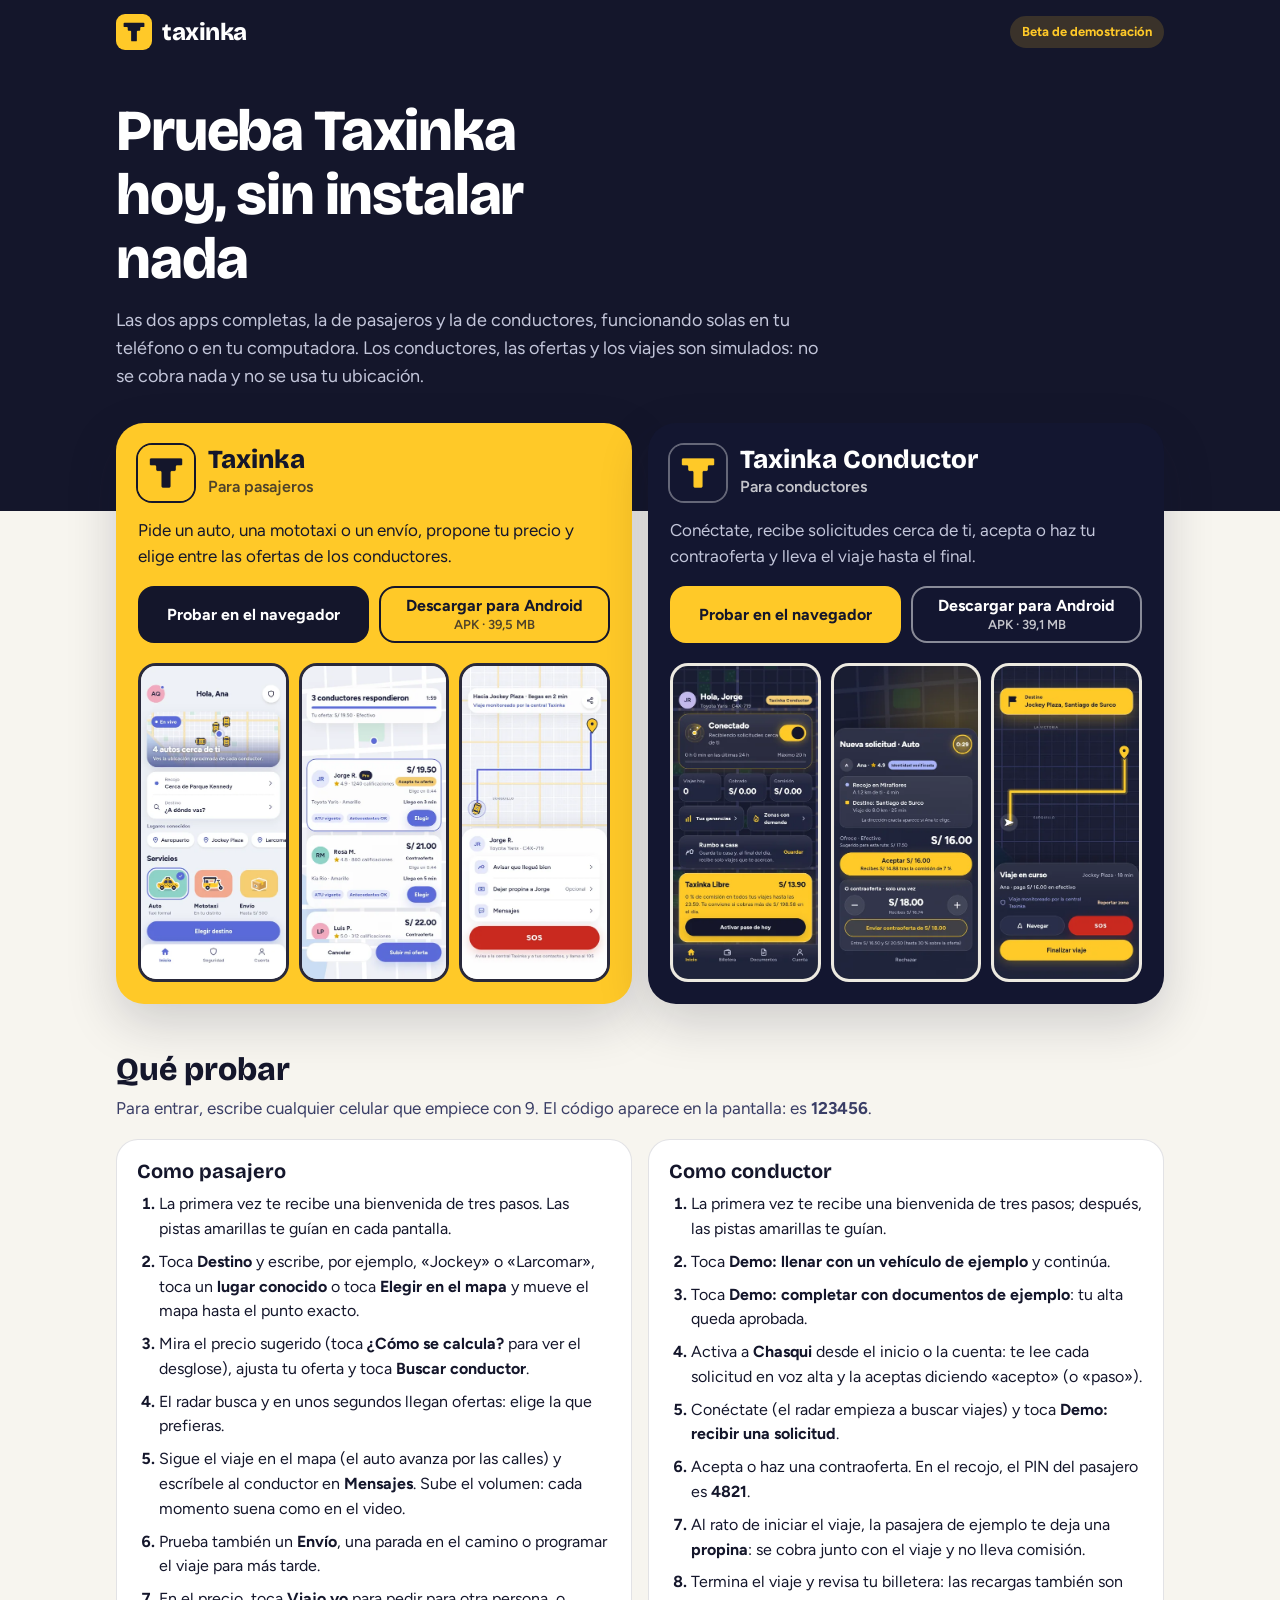
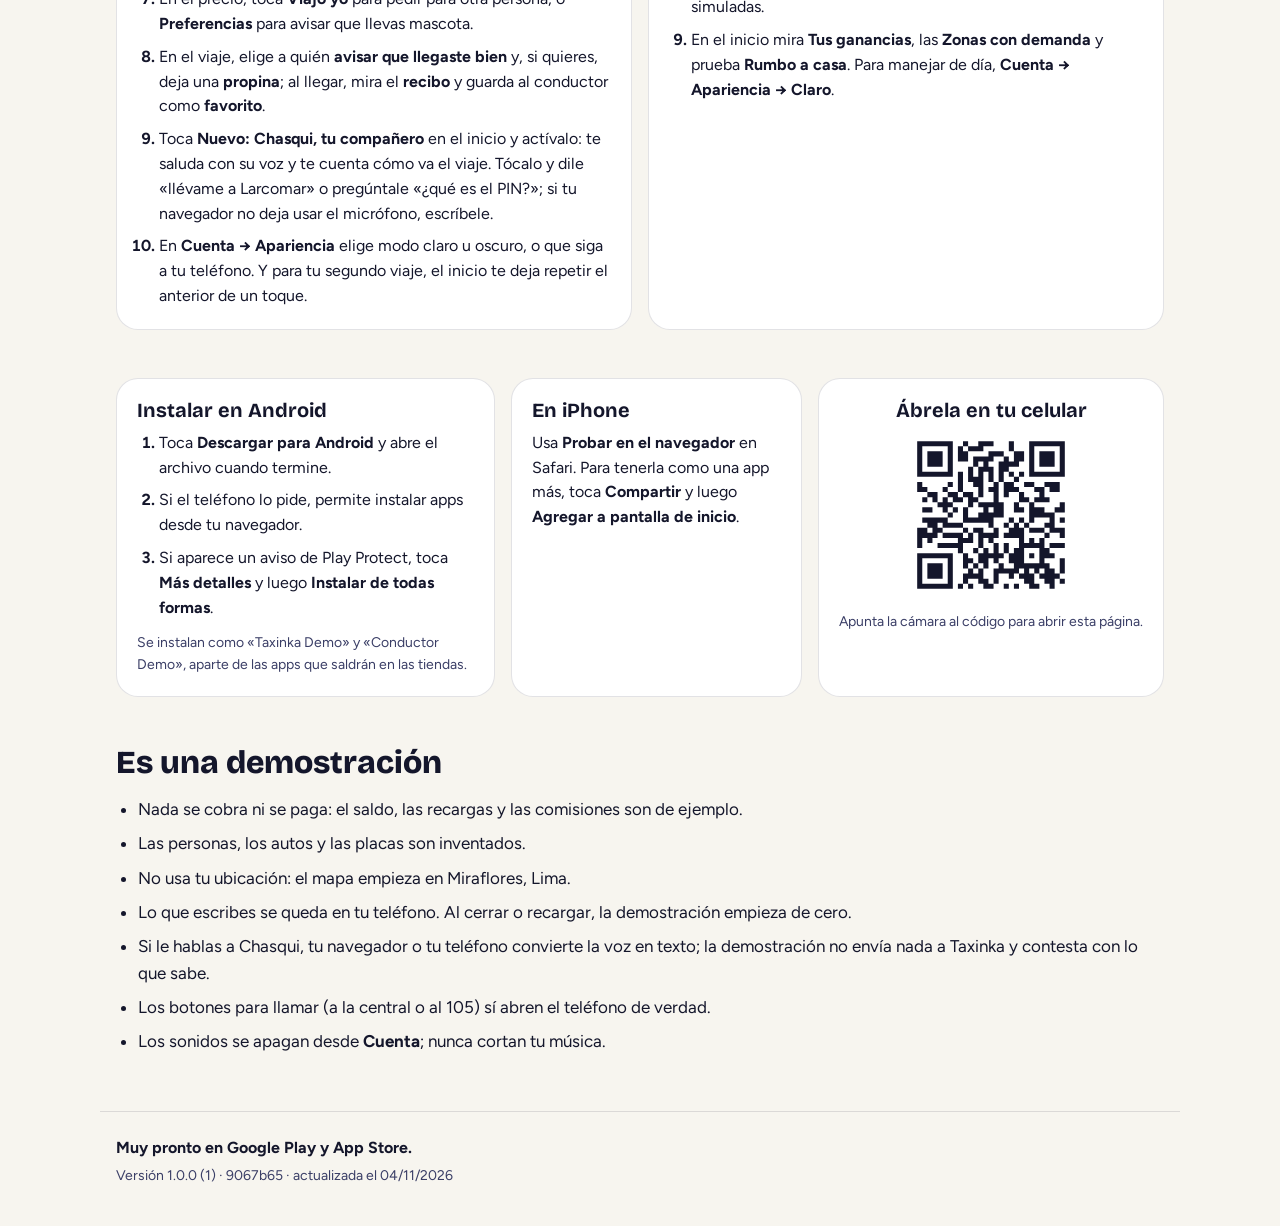
<file: index.html>
<!DOCTYPE html>
<html lang="es-PE">
<head>
  <meta charset="utf-8">
  <meta name="viewport" content="width=device-width, initial-scale=1">
  <meta name="robots" content="noindex, nofollow">
  <meta http-equiv="Content-Security-Policy" content="default-src 'none'; style-src 'self'; img-src 'self' data:; font-src 'self'; base-uri 'none'; form-action 'none'">
  <meta name="referrer" content="no-referrer">
  <meta name="theme-color" content="#14162B">
  <meta name="description" content="Prueba Taxinka en el navegador o instálala en Android. Es una demostración sin servidor: los viajes son simulados y no se cobra nada.">
  <title>Taxinka · beta de demostración</title>
  <link rel="icon" type="image/png" href="favicon.png">
  <link rel="apple-touch-icon" href="pasajero/icons/Icon-192.png">
  <link rel="stylesheet" href="beta.css">
</head>
<body>
  <header class="top">
    <div class="wrap top-inner">
      <span class="brand">
        <span class="badge" aria-hidden="true">
          <svg viewBox="0 0 512 512"><path fill="#14162B" d="M51.2 89.6 A17.92 17.92 0 0 1 69.12 71.68 L442.88 71.68 A17.92 17.92 0 0 1 460.8 89.6 L460.8 140.8 A17.92 17.92 0 0 1 442.88 158.72 L396.8 158.72 A17.92 17.92 0 0 0 378.88 176.64 L378.88 212.48 A17.92 17.92 0 0 1 360.96 230.4 L330.24 230.4 A17.92 17.92 0 0 0 312.32 248.32 L312.32 422.4 A17.92 17.92 0 0 1 294.4 440.32 L217.6 440.32 A17.92 17.92 0 0 1 199.68 422.4 L199.68 248.32 A17.92 17.92 0 0 0 181.76 230.4 L151.04 230.4 A17.92 17.92 0 0 1 133.12 212.48 L133.12 176.64 A17.92 17.92 0 0 0 115.2 158.72 L69.12 158.72 A17.92 17.92 0 0 1 51.2 140.8 Z"/></svg>
        </span>
        <span class="word">taxinka</span>
      </span>
      <span class="chip">Beta de demostración</span>
    </div>
  </header>

  <main>
    <section class="hero">
      <div class="wrap">
        <h1>Prueba Taxinka hoy, sin instalar nada</h1>
        <p class="lead">Las dos apps completas, la de pasajeros y la de conductores, funcionando solas en tu teléfono o en tu computadora. Los conductores, las ofertas y los viajes son simulados: no se cobra nada y no se usa tu ubicación.</p>
      </div>
    </section>

    <section class="wrap apps" aria-label="Las apps">
      <article class="app app-pasajero">
        <div class="app-head">
          <img src="pasajero/icons/Icon-192.png" alt="" width="56" height="56">
          <div>
            <h2>Taxinka</h2>
            <p>Para pasajeros</p>
          </div>
        </div>
        <p class="app-text">Pide un auto, una mototaxi o un envío, propone tu precio y elige entre las ofertas de los conductores.</p>
        <div class="actions">
          <a class="btn btn-ink" href="pasajero/">Probar en el navegador</a>
          <a class="btn btn-line" href="descargas/taxinka-pasajero-demo.apk" download>Descargar para Android <small>APK · 39,5 MB</small></a>
        </div>
        <div class="shots">
          <img src="img/pasajero-1.webp" alt="Inicio: ¿a dónde vas?, con autos cerca en el mapa" width="180" height="390" loading="lazy">
          <img src="img/pasajero-2.webp" alt="Ofertas de tres conductores para elegir" width="180" height="390" loading="lazy">
          <img src="img/pasajero-3.webp" alt="Viaje en camino con el botón SOS" width="180" height="390" loading="lazy">
        </div>
      </article>

      <article class="app app-conductor">
        <div class="app-head">
          <img src="conductor/icons/Icon-192.png" alt="" width="56" height="56">
          <div>
            <h2>Taxinka Conductor</h2>
            <p>Para conductores</p>
          </div>
        </div>
        <p class="app-text">Conéctate, recibe solicitudes cerca de ti, acepta o haz tu contraoferta y lleva el viaje hasta el final.</p>
        <div class="actions">
          <a class="btn btn-yellow" href="conductor/">Probar en el navegador</a>
          <a class="btn btn-line-light" href="descargas/taxinka-conductor-demo.apk" download>Descargar para Android <small>APK · 39,1 MB</small></a>
        </div>
        <div class="shots">
          <img src="img/conductor-1.webp" alt="Inicio del conductor conectado, con su billetera" width="180" height="390" loading="lazy">
          <img src="img/conductor-2.webp" alt="Nueva solicitud con el precio ofrecido y la contraoferta" width="180" height="390" loading="lazy">
          <img src="img/conductor-3.webp" alt="Viaje en curso con la ruta al destino" width="180" height="390" loading="lazy">
        </div>
      </article>
    </section>

    <section class="wrap guide">
      <h2>Qué probar</h2>
      <p class="muted">Para entrar, escribe cualquier celular que empiece con 9. El código aparece en la pantalla: es <strong>123456</strong>.</p>
      <div class="cols">
        <div class="card">
          <h3>Como pasajero</h3>
          <ol>
            <li>La primera vez te recibe una bienvenida de tres pasos. Las pistas amarillas te guían en cada pantalla.</li>
            <li>Toca <b>Destino</b> y escribe, por ejemplo, «Jockey» o «Larcomar», toca un <b>lugar conocido</b> o toca <b>Elegir en el mapa</b> y mueve el mapa hasta el punto exacto.</li>
            <li>Mira el precio sugerido (toca <b>¿Cómo se calcula?</b> para ver el desglose), ajusta tu oferta y toca <b>Buscar conductor</b>.</li>
            <li>El radar busca y en unos segundos llegan ofertas: elige la que prefieras.</li>
            <li>Sigue el viaje en el mapa (el auto avanza por las calles) y escríbele al conductor en <b>Mensajes</b>. Sube el volumen: cada momento suena como en el video.</li>
            <li>Prueba también un <b>Envío</b>, una parada en el camino o programar el viaje para más tarde.</li>
            <li>En el precio, toca <b>Viajo yo</b> para pedir para otra persona, o <b>Preferencias</b> para avisar que llevas mascota.</li>
            <li>En el viaje, elige a quién <b>avisar que llegaste bien</b> y, si quieres, deja una <b>propina</b>; al llegar, mira el <b>recibo</b> y guarda al conductor como <b>favorito</b>.</li>
            <li>Toca <b>Nuevo: Chasqui, tu compañero</b> en el inicio y actívalo: te saluda con su voz y te cuenta cómo va el viaje. Tócalo y dile «llévame a Larcomar» o pregúntale «¿qué es el PIN?»; si tu navegador no deja usar el micrófono, escríbele.</li>
            <li>En <b>Cuenta → Apariencia</b> elige modo claro u oscuro, o que siga a tu teléfono. Y para tu segundo viaje, el inicio te deja repetir el anterior de un toque.</li>
          </ol>
        </div>
        <div class="card">
          <h3>Como conductor</h3>
          <ol>
            <li>La primera vez te recibe una bienvenida de tres pasos; después, las pistas amarillas te guían.</li>
            <li>Toca <b>Demo: llenar con un vehículo de ejemplo</b> y continúa.</li>
            <li>Toca <b>Demo: completar con documentos de ejemplo</b>: tu alta queda aprobada.</li>
            <li>Activa a <b>Chasqui</b> desde el inicio o la cuenta: te lee cada solicitud en voz alta y la aceptas diciendo «acepto» (o «paso»).</li>
            <li>Conéctate (el radar empieza a buscar viajes) y toca <b>Demo: recibir una solicitud</b>.</li>
            <li>Acepta o haz una contraoferta. En el recojo, el PIN del pasajero es <strong>4821</strong>.</li>
            <li>Al rato de iniciar el viaje, la pasajera de ejemplo te deja una <b>propina</b>: se cobra junto con el viaje y no lleva comisión.</li>
            <li>Termina el viaje y revisa tu billetera: las recargas también son simuladas.</li>
            <li>En el inicio mira <b>Tus ganancias</b>, las <b>Zonas con demanda</b> y prueba <b>Rumbo a casa</b>. Para manejar de día, <b>Cuenta → Apariencia → Claro</b>.</li>
          </ol>
        </div>
      </div>
    </section>

    <section class="wrap install">
      <div class="card">
        <h3>Instalar en Android</h3>
        <ol>
          <li>Toca <b>Descargar para Android</b> y abre el archivo cuando termine.</li>
          <li>Si el teléfono lo pide, permite instalar apps desde tu navegador.</li>
          <li>Si aparece un aviso de Play Protect, toca <b>Más detalles</b> y luego <b>Instalar de todas formas</b>.</li>
        </ol>
        <p class="muted small">Se instalan como «Taxinka Demo» y «Conductor Demo», aparte de las apps que saldrán en las tiendas.</p>
      </div>
      <div class="card">
        <h3>En iPhone</h3>
        <p>Usa <b>Probar en el navegador</b> en Safari. Para tenerla como una app más, toca <b>Compartir</b> y luego <b>Agregar a pantalla de inicio</b>.</p>
      </div>
      <div class="card qr">
        <h3>Ábrela en tu celular</h3>
        <svg role="img" aria-label="Código QR de esta página" viewBox="0 0 33 33" class="segno"><title>Código QR de esta página</title><path fill="#fff" d="M0 0h33v33h-33z"/><path class="qrline" stroke="#14162b" d="M2 2.5h7m2 0h1m2 0h3m3 0h1m3 0h7m-29 1h1m5 0h1m1 0h1m1 0h3m5 0h1m3 0h1m5 0h1m-29 1h1m1 0h3m1 0h1m1 0h2m4 0h3m2 0h2m1 0h1m1 0h3m1 0h1m-29 1h1m1 0h3m1 0h1m1 0h2m1 0h4m2 0h1m1 0h2m1 0h1m1 0h3m1 0h1m-29 1h1m1 0h3m1 0h1m4 0h1m1 0h1m2 0h4m2 0h1m1 0h3m1 0h1m-29 1h1m5 0h1m3 0h1m1 0h3m1 0h2m4 0h1m5 0h1m-29 1h7m1 0h1m1 0h1m1 0h1m1 0h1m1 0h1m1 0h1m1 0h1m1 0h7m-21 1h1m1 0h3m1 0h1m1 0h1m2 0h1m-20 1h1m5 0h1m1 0h1m2 0h2m2 0h1m1 0h2m2 0h2m2 0h3m-28 1h2m3 0h1m2 0h1m3 0h1m1 0h2m1 0h3m3 0h2m1 0h2m-26 1h2m2 0h2m1 0h2m1 0h1m2 0h1m1 0h1m2 0h1m3 0h1m-24 1h1m1 0h1m1 0h1m1 0h2m1 0h2m3 0h1m4 0h2m1 0h3m-22 1h3m3 0h1m1 0h5m2 0h1m2 0h1m5 0h1m-28 1h2m2 0h1m1 0h1m1 0h1m3 0h1m1 0h2m2 0h2m1 0h3m2 0h2m-23 1h1m2 0h1m2 0h5m5 0h5m-26 1h5m3 0h6m3 0h1m1 0h1m1 0h1m3 0h1m1 0h1m-27 1h2m1 0h4m5 0h1m2 0h1m1 0h1m1 0h1m3 0h2m-27 1h2m1 0h2m4 0h1m1 0h2m2 0h1m2 0h3m1 0h3m1 0h3m-29 1h4m1 0h4m1 0h1m1 0h4m1 0h4m4 0h1m2 0h1m-29 1h1m1 0h1m5 0h3m1 0h1m1 0h1m5 0h1m1 0h1m1 0h1m-25 1h1m3 0h5m3 0h1m2 0h1m1 0h1m2 0h5m1 0h3m-21 1h1m2 0h1m1 0h1m1 0h1m1 0h1m1 0h2m3 0h2m-26 1h7m2 0h1m2 0h5m1 0h3m1 0h1m1 0h3m-27 1h1m5 0h1m2 0h2m1 0h2m1 0h1m2 0h3m3 0h1m3 0h1m-29 1h1m1 0h3m1 0h1m2 0h1m1 0h1m1 0h1m2 0h1m2 0h7m2 0h1m-29 1h1m1 0h3m1 0h1m3 0h1m1 0h1m2 0h5m1 0h1m1 0h1m1 0h2m1 0h1m-29 1h1m1 0h3m1 0h1m2 0h4m2 0h1m2 0h1m1 0h3m1 0h4m-28 1h1m5 0h1m2 0h1m2 0h2m1 0h1m5 0h2m2 0h2m1 0h1m-29 1h7m1 0h1m1 0h1m2 0h2m2 0h1m1 0h1m2 0h2m2 0h1"/></svg>
        <p class="muted small">Apunta la cámara al código para abrir esta página.</p>
      </div>
    </section>

    <section class="wrap facts">
      <h2>Es una demostración</h2>
      <ul>
        <li>Nada se cobra ni se paga: el saldo, las recargas y las comisiones son de ejemplo.</li>
        <li>Las personas, los autos y las placas son inventados.</li>
        <li>No usa tu ubicación: el mapa empieza en Miraflores, Lima.</li>
        <li>Lo que escribes se queda en tu teléfono. Al cerrar o recargar, la demostración empieza de cero.</li>
        <li>Si le hablas a Chasqui, tu navegador o tu teléfono convierte la voz en texto; la demostración no envía nada a Taxinka y contesta con lo que sabe.</li>
        <li>Los botones para llamar (a la central o al 105) sí abren el teléfono de verdad.</li>
        <li>Los sonidos se apagan desde <b>Cuenta</b>; nunca cortan tu música.</li>
      </ul>
    </section>

  </main>

  <footer class="wrap foot">
    <p><strong>Muy pronto en Google Play y App Store.</strong></p>
    <p class="muted small">Versión 1.0.0 (1) · 9067b65 · actualizada el 04/11/2026</p>
  </footer>
</body>
</html>
</file>
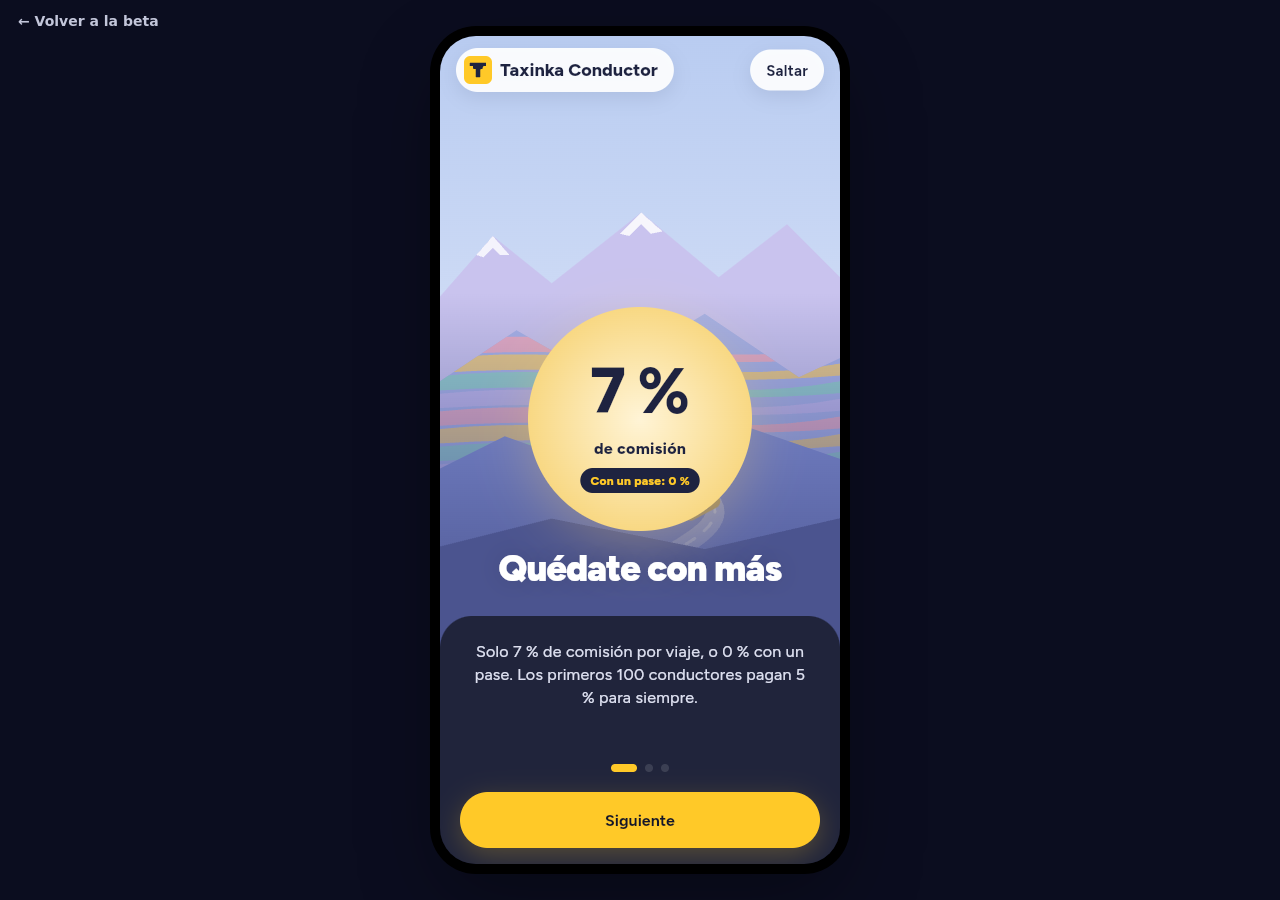
<file: conductor/index.html>
<!DOCTYPE html>
<html lang="es-PE">
<head>
  <!-- La beta se publica en una subcarpeta: el CI cambia esta base por «./». -->
  <base href="./">
  <meta charset="UTF-8">
  <meta name="viewport" content="width=device-width, initial-scale=1, viewport-fit=cover">
  <meta name="description" content="Demostración de Taxinka Conductor: conéctate, recibe solicitudes y quédate con el 95 % de cada viaje.">
  <meta name="robots" content="noindex">
  <meta name="theme-color" content="#131630">
  <meta name="mobile-web-app-capable" content="yes">
  <meta name="apple-mobile-web-app-capable" content="yes">
  <meta name="apple-mobile-web-app-status-bar-style" content="black">
  <meta name="apple-mobile-web-app-title" content="Conductor">
  <link rel="apple-touch-icon" href="icons/Icon-192.png">
  <link rel="icon" type="image/png" href="favicon.png">
  <link rel="manifest" href="manifest.json">
  <title>Taxinka Conductor · demostración</title>
  <style>
    html, body { margin: 0; height: 100%; background: #131630; overflow: hidden; }
    /* En el celular la app ocupa toda la pantalla. */
    #app { position: fixed; inset: 0; }
    #splash {
      position: fixed; inset: 0; display: flex; flex-direction: column; align-items: center;
      justify-content: center; gap: 18px; background: #131630; z-index: 10;
      font: 600 15px/1.4 system-ui, -apple-system, "Segoe UI", sans-serif; color: #C3C6DA;
      transition: opacity .25s ease;
    }
    #splash .badge { width: 88px; height: 88px; border-radius: 20px; background: #FFC928;
      display: grid; place-items: center; animation: pulse 1.4s ease-in-out infinite; }
    #splash .badge svg { width: 60px; height: 60px; }
    @keyframes pulse { 50% { transform: scale(.94); } }
    #back { display: none; }
    /* En una computadora, un teléfono al centro de la pantalla. */
    @media (min-width: 720px) and (min-height: 600px) {
      body { background: #0B0D1F; }
      #app, #splash {
        inset: auto; left: 50%; top: 50%; transform: translate(-50%, -50%);
        width: 400px; height: min(860px, calc(100vh - 72px)); border-radius: 36px; overflow: hidden;
        box-shadow: 0 0 0 10px #000, 0 30px 80px rgba(0, 0, 0, .35);
      }
      #back {
        display: block; position: fixed; top: 14px; left: 18px; color: #C3C6DA;
        font: 600 14px/1 system-ui, -apple-system, "Segoe UI", sans-serif; text-decoration: none;
      }
      #back:hover { text-decoration: underline; }
    }
  </style>
</head>
<body>
  <a id="back" href="../">← Volver a la beta</a>
  <div id="app"></div>
  <div id="splash" role="status">
    <div class="badge"><svg viewBox="0 0 512 512" aria-hidden="true"><path fill="#131630" d="M51.2 89.6 A17.92 17.92 0 0 1 69.12 71.68 L442.88 71.68 A17.92 17.92 0 0 1 460.8 89.6 L460.8 140.8 A17.92 17.92 0 0 1 442.88 158.72 L396.8 158.72 A17.92 17.92 0 0 0 378.88 176.64 L378.88 212.48 A17.92 17.92 0 0 1 360.96 230.4 L330.24 230.4 A17.92 17.92 0 0 0 312.32 248.32 L312.32 422.4 A17.92 17.92 0 0 1 294.4 440.32 L217.6 440.32 A17.92 17.92 0 0 1 199.68 422.4 L199.68 248.32 A17.92 17.92 0 0 0 181.76 230.4 L151.04 230.4 A17.92 17.92 0 0 1 133.12 212.48 L133.12 176.64 A17.92 17.92 0 0 0 115.2 158.72 L69.12 158.72 A17.92 17.92 0 0 1 51.2 140.8 Z"/></svg></div>
    <span>Cargando Taxinka Conductor…</span>
  </div>
  <script>
    // La primera vez descarga unos megas: el aviso se va con el primer cuadro de la app.
    window.addEventListener('flutter-first-frame', function () {
      var splash = document.getElementById('splash');
      splash.style.opacity = '0';
      setTimeout(function () { splash.remove(); }, 300);
    });
  </script>
  <script src="flutter_bootstrap.js" async></script>
</body>
</html>
</file>
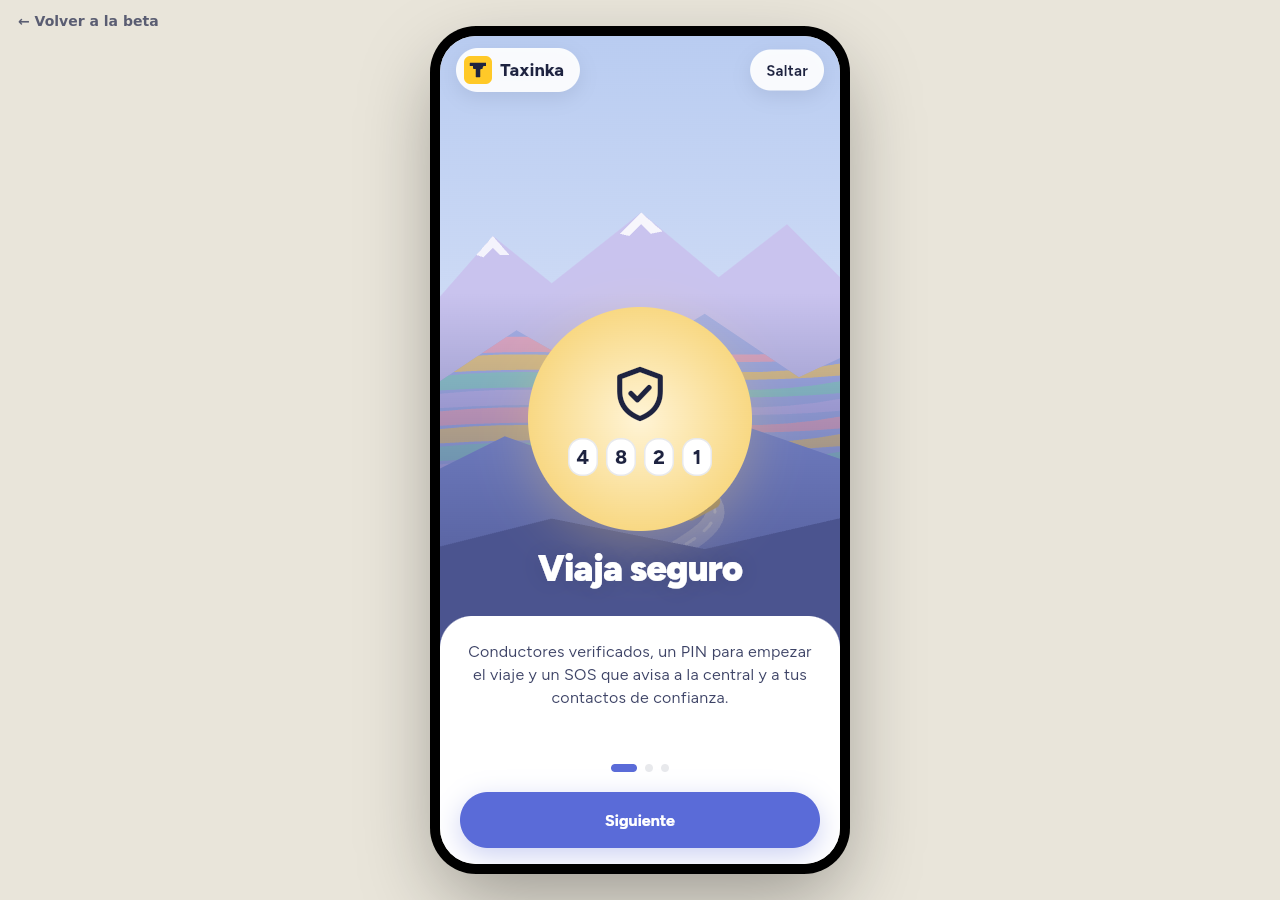
<file: pasajero/index.html>
<!DOCTYPE html>
<html lang="es-PE">
<head>
  <!-- La beta se publica en una subcarpeta: el CI cambia esta base por «./». -->
  <base href="./">
  <meta charset="UTF-8">
  <meta name="viewport" content="width=device-width, initial-scale=1, viewport-fit=cover">
  <meta name="description" content="Demostración de Taxinka para pasajeros: pide un taxi, una mototaxi o un envío al precio que acuerdas.">
  <meta name="robots" content="noindex">
  <meta name="theme-color" content="#FFC928">
  <meta name="mobile-web-app-capable" content="yes">
  <meta name="apple-mobile-web-app-capable" content="yes">
  <meta name="apple-mobile-web-app-status-bar-style" content="default">
  <meta name="apple-mobile-web-app-title" content="Taxinka">
  <link rel="apple-touch-icon" href="icons/Icon-192.png">
  <link rel="icon" type="image/png" href="favicon.png">
  <link rel="manifest" href="manifest.json">
  <title>Taxinka · demostración</title>
  <style>
    html, body { margin: 0; height: 100%; background: #F7F5EF; overflow: hidden; }
    /* En el celular la app ocupa toda la pantalla. */
    #app { position: fixed; inset: 0; }
    #splash {
      position: fixed; inset: 0; display: flex; flex-direction: column; align-items: center;
      justify-content: center; gap: 18px; background: #F7F5EF; z-index: 10;
      font: 600 15px/1.4 system-ui, -apple-system, "Segoe UI", sans-serif; color: #5A5D72;
      transition: opacity .25s ease;
    }
    #splash .badge { width: 88px; height: 88px; border-radius: 20px; background: #FFC928;
      display: grid; place-items: center; animation: pulse 1.4s ease-in-out infinite; }
    #splash .badge svg { width: 60px; height: 60px; }
    @keyframes pulse { 50% { transform: scale(.94); } }
    #back { display: none; }
    /* En una computadora, un teléfono al centro de la pantalla. */
    @media (min-width: 720px) and (min-height: 600px) {
      body { background: #E9E5DA; }
      #app, #splash {
        inset: auto; left: 50%; top: 50%; transform: translate(-50%, -50%);
        width: 400px; height: min(860px, calc(100vh - 72px)); border-radius: 36px; overflow: hidden;
        box-shadow: 0 0 0 10px #000, 0 30px 80px rgba(0, 0, 0, .35);
      }
      #back {
        display: block; position: fixed; top: 14px; left: 18px; color: #5A5D72;
        font: 600 14px/1 system-ui, -apple-system, "Segoe UI", sans-serif; text-decoration: none;
      }
      #back:hover { text-decoration: underline; }
    }
  </style>
</head>
<body>
  <a id="back" href="../">← Volver a la beta</a>
  <div id="app"></div>
  <div id="splash" role="status">
    <div class="badge"><svg viewBox="0 0 512 512" aria-hidden="true"><path fill="#14162B" d="M51.2 89.6 A17.92 17.92 0 0 1 69.12 71.68 L442.88 71.68 A17.92 17.92 0 0 1 460.8 89.6 L460.8 140.8 A17.92 17.92 0 0 1 442.88 158.72 L396.8 158.72 A17.92 17.92 0 0 0 378.88 176.64 L378.88 212.48 A17.92 17.92 0 0 1 360.96 230.4 L330.24 230.4 A17.92 17.92 0 0 0 312.32 248.32 L312.32 422.4 A17.92 17.92 0 0 1 294.4 440.32 L217.6 440.32 A17.92 17.92 0 0 1 199.68 422.4 L199.68 248.32 A17.92 17.92 0 0 0 181.76 230.4 L151.04 230.4 A17.92 17.92 0 0 1 133.12 212.48 L133.12 176.64 A17.92 17.92 0 0 0 115.2 158.72 L69.12 158.72 A17.92 17.92 0 0 1 51.2 140.8 Z"/></svg></div>
    <span>Cargando Taxinka…</span>
  </div>
  <script>
    // La primera vez descarga unos megas: el aviso se va con el primer cuadro de la app.
    window.addEventListener('flutter-first-frame', function () {
      var splash = document.getElementById('splash');
      splash.style.opacity = '0';
      setTimeout(function () { splash.remove(); }, 300);
    });
  </script>
  <script src="flutter_bootstrap.js" async></script>
</body>
</html>
</file>
<file: beta.css>
/* Página de la beta de demostración. Colores y letras de la marca (taxinka_ui). */

@font-face {
  font-family: 'Bricolage Grotesque';
  src: url('fonts/BricolageGrotesque-Variable.ttf') format('truetype');
  font-weight: 200 800;
  font-display: swap;
}

@font-face {
  font-family: 'Figtree';
  src: url('fonts/Figtree-Variable.ttf') format('truetype');
  font-weight: 300 900;
  font-display: swap;
}

:root {
  color-scheme: light;
  --ink: #14162b;
  --ink-2: #3a3e66;
  --paper: #f7f5ef;
  --sand: #e9e5da;
  --yellow: #ffc928;
  --night: #131630;
  --night-2: #1d2147;
  --night-text: #c3c6da;
  --line: rgba(20, 22, 43, 0.12);
  --display: 'Bricolage Grotesque', system-ui, sans-serif;
  --body: 'Figtree', system-ui, -apple-system, 'Segoe UI', sans-serif;
}

* {
  box-sizing: border-box;
}

body {
  margin: 0;
  background: var(--paper);
  color: var(--ink);
  font: 16px/1.55 var(--body);
  -webkit-text-size-adjust: 100%;
}

.wrap {
  width: 100%;
  max-width: 1080px;
  margin: 0 auto;
  padding: 0 16px;
}

h1,
h2,
h3 {
  font-family: var(--display);
  line-height: 1.1;
  margin: 0;
}

h1 {
  font-size: clamp(34px, 7vw, 58px);
  font-weight: 800;
  letter-spacing: -0.02em;
  max-width: 14ch;
}

h2 {
  font-size: clamp(24px, 4vw, 32px);
  font-weight: 800;
}

h3 {
  font-size: 20px;
  font-weight: 700;
  margin-bottom: 10px;
}

p {
  margin: 0;
}

.muted {
  color: var(--ink-2);
}

.small {
  font-size: 14px;
}

/* Barra superior */

.top {
  background: var(--ink);
  color: #fff;
}

.top-inner {
  display: flex;
  align-items: center;
  justify-content: space-between;
  gap: 12px;
  min-height: 64px;
}

.brand {
  display: flex;
  align-items: center;
  gap: 10px;
}

.badge {
  width: 36px;
  height: 36px;
  border-radius: 9px;
  background: var(--yellow);
  display: grid;
  place-items: center;
}

.badge svg {
  width: 26px;
  height: 26px;
}

.word {
  font: 800 24px/1 var(--display);
  letter-spacing: -0.02em;
}

.chip {
  font-size: 13px;
  font-weight: 700;
  padding: 6px 12px;
  border-radius: 999px;
  background: rgba(255, 201, 40, 0.16);
  color: var(--yellow);
  white-space: nowrap;
}

/* Portada */

.hero {
  background: var(--ink);
  color: #fff;
  padding: 36px 0 120px;
}

.lead {
  margin-top: 16px;
  max-width: 60ch;
  font-size: 18px;
  color: var(--night-text);
}

/* Las dos apps */

.apps {
  display: grid;
  grid-template-columns: minmax(0, 1fr);
  gap: 16px;
  margin-top: -88px;
}

@media (min-width: 860px) {
  .apps {
    grid-template-columns: repeat(2, minmax(0, 1fr));
  }
}

.app {
  border-radius: 28px;
  padding: 22px;
  display: flex;
  flex-direction: column;
  gap: 16px;
  box-shadow: 0 18px 50px rgba(20, 22, 43, 0.18);
  overflow: hidden;
}

.app-pasajero {
  background: var(--yellow);
  color: var(--ink);
}

.app-conductor {
  background: var(--night);
  color: #fff;
}

.app-head {
  display: flex;
  align-items: center;
  gap: 14px;
}

/* El ícono tiene el mismo fondo que su tarjeta: un borde lo separa. */
.app-head img {
  border-radius: 14px;
  flex: none;
  box-shadow: 0 0 0 2px var(--ink);
}

.app-conductor .app-head img {
  box-shadow: 0 0 0 2px rgba(255, 255, 255, 0.35);
}

.app-head h2 {
  font-size: 26px;
}

.app-head p {
  font-weight: 600;
  opacity: 0.75;
}

.app-text {
  font-size: 17px;
  max-width: 46ch;
}

.app-conductor .app-text {
  color: var(--night-text);
}

.actions {
  display: flex;
  flex-wrap: wrap;
  gap: 10px;
}

.btn {
  display: inline-flex;
  flex-direction: column;
  justify-content: center;
  align-items: center;
  min-height: 54px;
  padding: 8px 22px;
  border-radius: 16px;
  font: 700 16px/1.2 var(--body);
  text-decoration: none;
  text-align: center;
  flex: 1 1 220px;
}

.btn small {
  font-size: 13px;
  font-weight: 600;
  opacity: 0.75;
  margin-top: 2px;
}

.btn:focus-visible {
  outline: 3px solid var(--ink-2);
  outline-offset: 3px;
}

.btn-ink {
  background: var(--ink);
  color: #fff;
}

.btn-yellow {
  background: var(--yellow);
  color: var(--ink);
}

.btn-line {
  border: 2px solid var(--ink);
  color: var(--ink);
}

.btn-line-light {
  border: 2px solid rgba(255, 255, 255, 0.5);
  color: #fff;
}

.app-conductor .btn:focus-visible {
  outline-color: var(--yellow);
}

.shots {
  display: grid;
  grid-template-columns: repeat(3, minmax(0, 1fr));
  gap: 10px;
  margin-top: 4px;
}

.shots img {
  width: 100%;
  height: auto;
  border-radius: 18px;
  border: 3px solid rgba(20, 22, 43, 0.9);
  background: var(--sand);
}

.app-conductor .shots img {
  border-color: rgba(255, 255, 255, 0.18);
}

/* Guía */

.guide,
.install,
.facts,
.feedback {
  margin-top: 48px;
}

.guide > .muted {
  margin-top: 8px;
  font-size: 17px;
}

.cols {
  display: grid;
  grid-template-columns: minmax(0, 1fr);
  gap: 16px;
  margin-top: 18px;
}

@media (min-width: 760px) {
  .cols {
    grid-template-columns: repeat(2, minmax(0, 1fr));
  }
}

.card {
  background: #fff;
  border: 1px solid var(--line);
  border-radius: 22px;
  padding: 20px;
}

ol,
ul {
  margin: 0;
  padding-left: 22px;
}

li + li {
  margin-top: 8px;
}

li::marker {
  font-weight: 700;
}

.install {
  display: grid;
  grid-template-columns: minmax(0, 1fr);
  gap: 16px;
}

@media (min-width: 860px) {
  .install {
    grid-template-columns: 1.3fr 1fr auto;
  }
}

.install .small {
  margin-top: 12px;
}

/* El QR solo sirve en una computadora: en el celular ya estás aquí. */
.qr {
  display: none;
  text-align: center;
}

@media (min-width: 860px) and (hover: hover) {
  .qr {
    display: block;
  }
}

.qr svg {
  width: 168px;
  height: 168px;
  display: block;
  margin: 4px auto 8px;
}

.facts ul {
  margin-top: 16px;
  font-size: 17px;
}

.feedback {
  display: flex;
}

.feedback .btn {
  flex: 0 1 360px;
}

.foot {
  margin-top: 56px;
  padding-top: 24px;
  padding-bottom: 40px;
  border-top: 1px solid var(--line);
  display: grid;
  gap: 4px;
}
</file>
